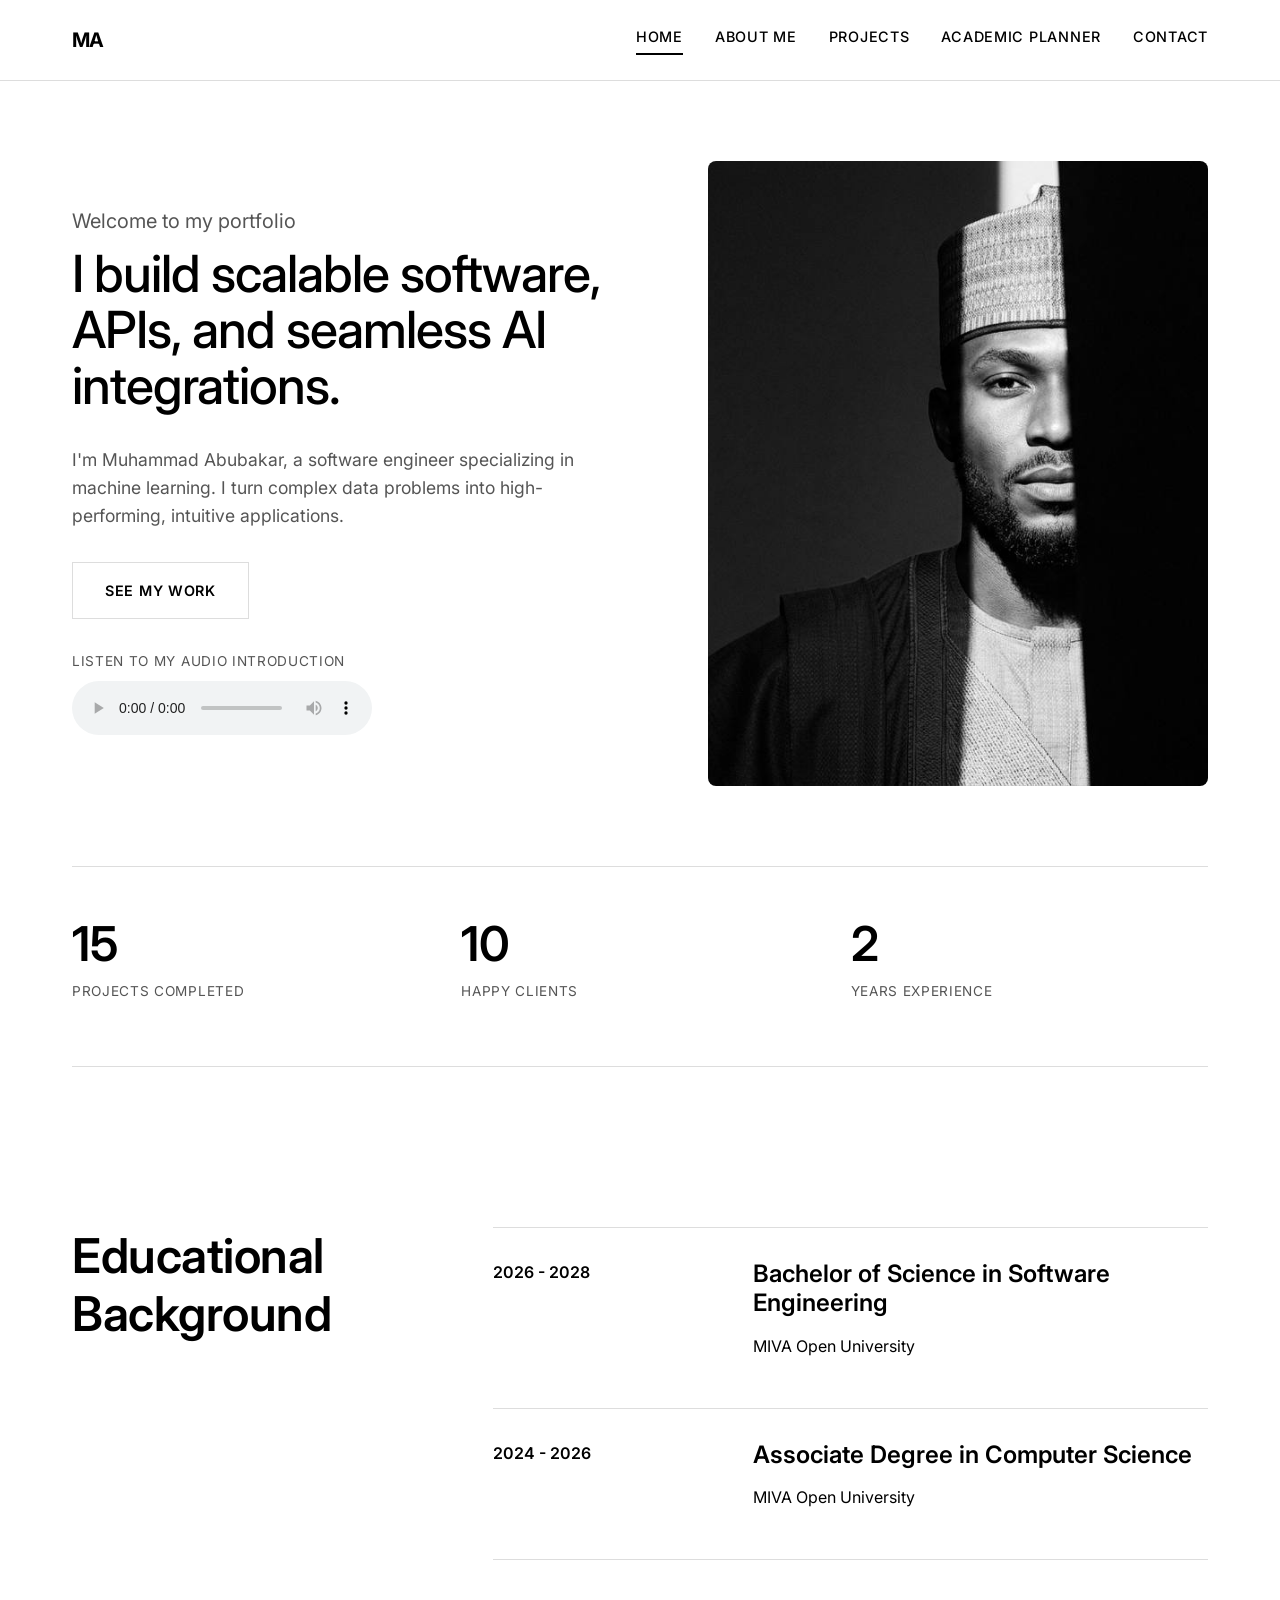
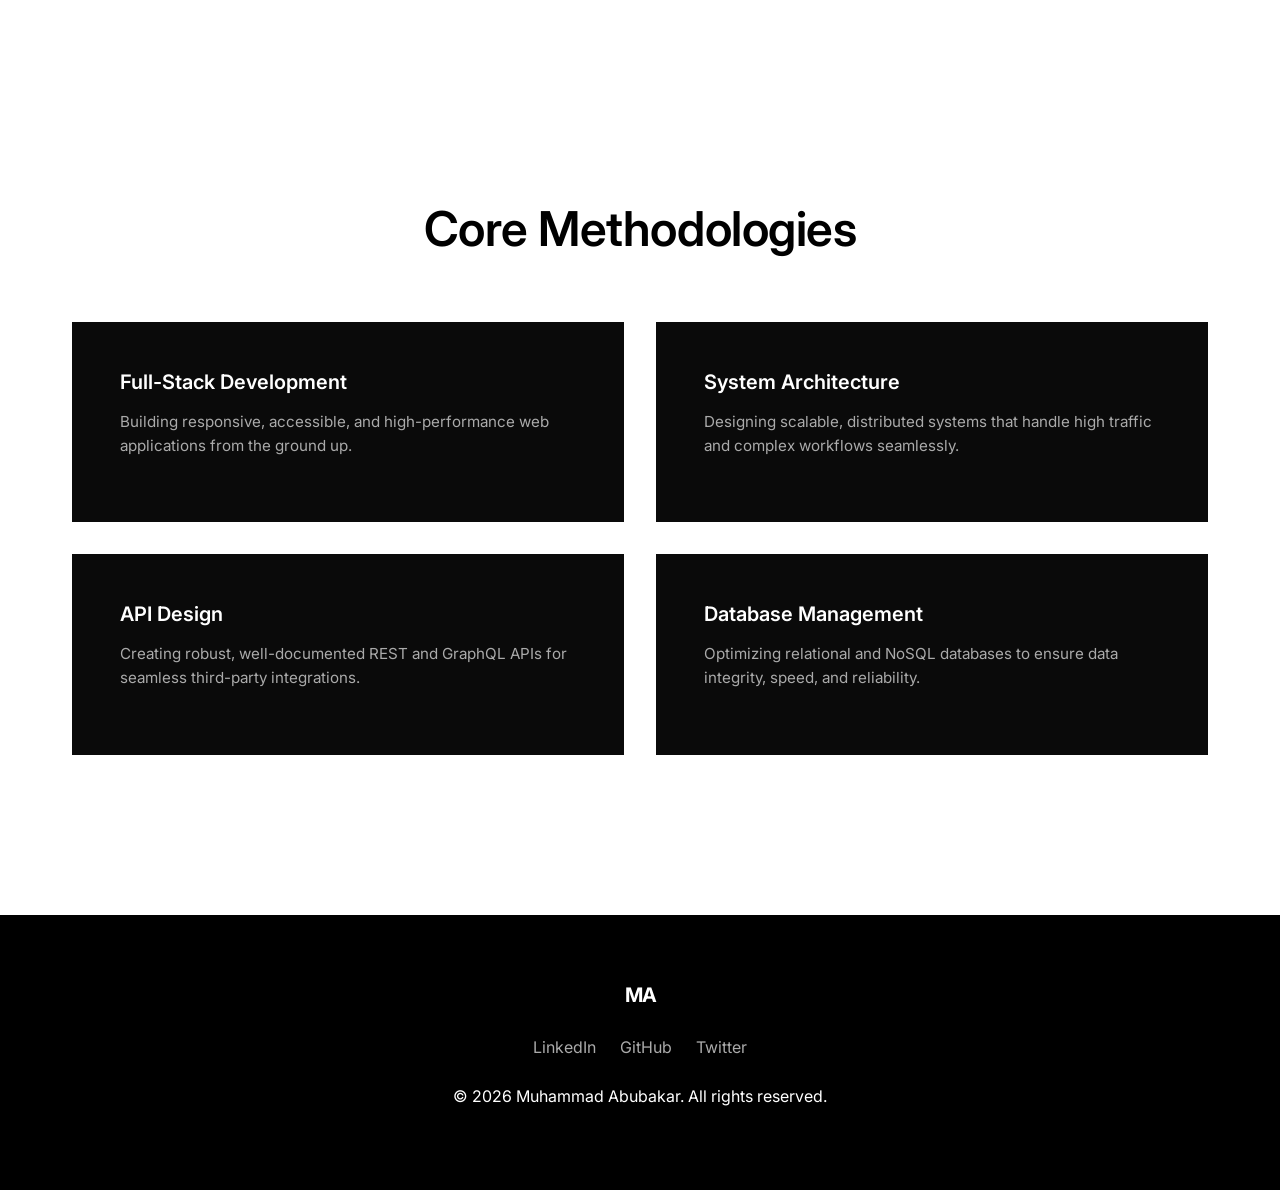
<file: index.html>
<!DOCTYPE html>
<html lang="en">
<head>
  <meta charset="UTF-8">
  <meta name="viewport" content="width=device-width, initial-scale=1.0">
  <title>Home - Muhammad Abubakar</title>
  <link rel="stylesheet" href="css/style.css">
</head>
<body>

  <header>
    <div class="container nav-container">
      <div class="logo">MA</div>
      <button class="mobile-menu-btn">☰</button>
      <nav class="nav-links">
        <a href="index.html" class="active">Home</a>
        <a href="about.html">About Me</a>
        <a href="projects.html">Projects</a>
        <a href="academic-planner.html">Academic Planner</a>
        <a href="contact.html">Contact</a>
      </nav>
    </div>
  </header>

  <main class="container">
    <section class="hero">
      <div class="hero-content">
        <p style="font-size: 1.25rem; margin-bottom: 0.5rem; color: var(--text-secondary);">Welcome to my portfolio</p>
        <h1>I build scalable software, APIs, and seamless AI integrations.</h1>
        <p style="margin-bottom: 2rem; font-size: 1.1rem; color: var(--text-secondary);">I'm Muhammad Abubakar, a software engineer specializing in machine learning. I turn complex data problems into high-performing, intuitive applications.</p>
        <a href="projects.html" class="btn btn-outline" style="margin-bottom: 2rem;">See my work</a>
        <div>
          <p style="font-size: 0.85rem; text-transform: uppercase; letter-spacing: 0.05em; color: var(--text-secondary); margin-bottom: 0.5rem;">Listen to my audio introduction</p>
          <audio controls src="https://www.soundhelix.com/examples/mp3/SoundHelix-Song-1.mp3" style="width: 100%; max-width: 300px;">
            Your browser does not support the audio element.
          </audio>
        </div>
      </div>
      <div class="hero-image">
        <img src="assets/portfolio%20image.jpg" alt="Muhammad Abubakar Photograph">
      </div>
    </section>

    <section class="stats">
      <div class="stat-item">
        <h2>15</h2>
        <p>Projects Completed</p>
      </div>
      <div class="stat-item">
        <h2>10</h2>
        <p>Happy Clients</p>
      </div>
      <div class="stat-item">
        <h2>2</h2>
        <p>Years Experience</p>
      </div>
    </section>

    <section class="education">
      <div class="education-title">
        <h2>Educational Background</h2>
      </div>
      <div class="education-list">
        <div class="education-item">
          <div class="education-year">2026 - 2028</div>
          <div class="education-details">
            <h3>Bachelor of Science in Software Engineering</h3>
            <p>MIVA Open University</p>
          </div>
        </div>
        <div class="education-item">
          <div class="education-year">2024 - 2026</div>
          <div class="education-details">
            <h3>Associate Degree in Computer Science</h3>
            <p>MIVA Open University</p>
          </div>
        </div>
      </div>
    </section>

    <section class="methodologies">
      <h2>Core Methodologies</h2>
      <div class="method-grid">
        <div class="method-card">
          <h3>Full-Stack Development</h3>
          <p>Building responsive, accessible, and high-performance web applications from the ground up.</p>
        </div>
        <div class="method-card">
          <h3>System Architecture</h3>
          <p>Designing scalable, distributed systems that handle high traffic and complex workflows seamlessly.</p>
        </div>
        <div class="method-card">
          <h3>API Design</h3>
          <p>Creating robust, well-documented REST and GraphQL APIs for seamless third-party integrations.</p>
        </div>
        <div class="method-card">
          <h3>Database Management</h3>
          <p>Optimizing relational and NoSQL databases to ensure data integrity, speed, and reliability.</p>
        </div>
      </div>
    </section>
  </main>

  <footer>
    <div class="container footer-content">
      <div class="logo">MA</div>
      <div class="social-links">
        <a href="#">LinkedIn</a>
        <a href="#">GitHub</a>
        <a href="#">Twitter</a>
      </div>
      <p>&copy; 2026 Muhammad Abubakar. All rights reserved.</p>
    </div>
  </footer>

  <script src="js/script.js"></script>
</body>
</html>
</file>
<file: css/style.css>
@import url('https://fonts.googleapis.com/css2?family=Inter:wght@300;400;500;600;700&display=swap');

:root {
  --bg-primary: #ffffff;
  --bg-secondary: #f4f4f4;
  --bg-dark: #000000;
  --bg-card: #0a0a0a;
  --text-primary: #000000;
  --text-secondary: #555555;
  --text-light: #ffffff;
  --text-light-muted: #aaaaaa;
  --border-color: #dddddd;
  --border-dark: #333333;
  --font-main: 'Inter', sans-serif;
  --transition-speed: 0.3s;
}

* {
  margin: 0;
  padding: 0;
  box-sizing: border-box;
}

body {
  font-family: var(--font-main);
  background-color: var(--bg-primary);
  color: var(--text-primary);
  line-height: 1.6;
  -webkit-font-smoothing: antialiased;
}

/* Typography */
h1, h2, h3, h4, h5, h6 {
  font-weight: 600;
  line-height: 1.2;
}

h1 {
  font-size: clamp(2.5rem, 5vw, 4rem);
  letter-spacing: -0.02em;
  margin-bottom: 1rem;
}

h2 {
  font-size: clamp(2rem, 4vw, 3rem);
  letter-spacing: -0.01em;
  margin-bottom: 1.5rem;
}

h3 {
  font-size: 1.5rem;
  margin-bottom: 1rem;
}

p {
  margin-bottom: 1rem;
}

a {
  text-decoration: none;
  color: inherit;
  transition: opacity var(--transition-speed);
}

a:hover {
  opacity: 0.7;
}

ul {
  list-style: none;
}

img {
  max-width: 100%;
  height: auto;
  display: block;
}

/* Layout */
.container {
  width: 100%;
  max-width: 1200px;
  margin: 0 auto;
  padding: 0 2rem;
}

section {
  padding: 5rem 0;
}

/* Header & Nav */
header {
  padding: 1.5rem 0;
  border-bottom: 1px solid var(--border-color);
  position: sticky;
  top: 0;
  background-color: rgba(255, 255, 255, 0.95);
  backdrop-filter: blur(10px);
  z-index: 100;
}

.nav-container {
  display: flex;
  justify-content: space-between;
  align-items: center;
}

.logo {
  font-size: 1.25rem;
  font-weight: 700;
  letter-spacing: -0.05em;
  text-transform: uppercase;
}

.nav-links {
  display: flex;
  gap: 2rem;
}

.nav-links a {
  font-size: 0.9rem;
  font-weight: 500;
  text-transform: uppercase;
  letter-spacing: 0.05em;
}

.nav-links a.active {
  border-bottom: 2px solid var(--text-primary);
  padding-bottom: 0.25rem;
}

.mobile-menu-btn {
  display: none;
  background: none;
  border: none;
  font-size: 1.5rem;
  cursor: pointer;
  color: var(--text-primary);
}

/* Buttons */
.btn {
  display: inline-block;
  padding: 1rem 2rem;
  font-weight: 600;
  text-transform: uppercase;
  letter-spacing: 0.05em;
  border: none;
  cursor: pointer;
  transition: all var(--transition-speed);
  font-size: 0.9rem;
}

.btn-primary {
  background-color: var(--bg-dark);
  color: var(--text-light);
}

.btn-primary:hover {
  background-color: #333;
  color: var(--text-light);
  opacity: 1;
}

.btn-outline {
  background-color: transparent;
  color: var(--text-primary);
  border: 1px solid var(--border-color);
}

.btn-outline:hover {
  background-color: var(--bg-secondary);
}

/* Footer */
footer {
  padding: 4rem 0;
  background-color: var(--bg-dark);
  color: var(--text-light);
  text-align: center;
}

footer .footer-content {
  display: flex;
  flex-direction: column;
  align-items: center;
  gap: 1.5rem;
}

footer .social-links {
  display: flex;
  gap: 1.5rem;
}

footer .social-links a {
  color: var(--text-light-muted);
}

footer .social-links a:hover {
  color: var(--text-light);
}

/* Responsive */
@media (max-width: 768px) {
  .nav-links {
    display: none;
    flex-direction: column;
    position: absolute;
    top: 100%;
    left: 0;
    width: 100%;
    background-color: var(--bg-primary);
    padding: 2rem;
    border-bottom: 1px solid var(--border-color);
    box-shadow: 0 10px 15px -3px rgba(0,0,0,0.1);
  }
  
  .nav-links.active {
    display: flex;
  }
  
  .mobile-menu-btn {
    display: block;
  }
  
  section {
    padding: 3rem 0;
  }
}

/* --- Styles from index.html --- */
/* Home specific styles */
    .hero {
      display: grid;
      grid-template-columns: 1fr 1fr;
      gap: 4rem;
      align-items: center;
      min-height: 80vh;
    }
    .hero-content {
      max-width: 800px;
    }
    
    .hero-content h1 {
      font-size: clamp(2.5rem, 4vw, 4.5rem);
      font-weight: 500;
      line-height: 1.1;
      margin-bottom: 2rem;
    }
    .hero-image img {
      width: 100%;
      max-width: 500px;
      margin-left: auto;
      filter: grayscale(100%);
      object-fit: cover;
      aspect-ratio: 4/5;
      border-radius: 8px;
    }

    .stats {
      display: grid;
      grid-template-columns: repeat(3, 1fr);
      gap: 2rem;
      border-top: 1px solid var(--border-color);
      border-bottom: 1px solid var(--border-color);
      padding: 3rem 0;
      margin-bottom: 5rem;
    }

    .stat-item h2 {
      font-size: 3rem;
      margin-bottom: 0.5rem;
    }

    .stat-item p {
      text-transform: uppercase;
      font-size: 0.85rem;
      letter-spacing: 0.05em;
      color: var(--text-secondary);
    }

    .education {
      display: grid;
      grid-template-columns: 1fr 2fr;
      gap: 4rem;
      margin-bottom: 5rem;
    }

    .education-list {
      border-top: 1px solid var(--border-color);
    }

    .education-item {
      padding: 2rem 0;
      border-bottom: 1px solid var(--border-color);
      display: grid;
      grid-template-columns: 1fr 2fr;
      gap: 2rem;
    }

    .education-year {
      font-weight: 600;
    }

    .methodologies {
      margin-bottom: 5rem;
    }

    .methodologies h2 {
      text-align: center;
      margin-bottom: 4rem;
    }

    .method-grid {
      display: grid;
      grid-template-columns: repeat(2, 1fr);
      gap: 2rem;
    }

    .method-card {
      padding: 3rem;
      background-color: var(--bg-card);
      color: var(--text-light);
    }

    .method-card h3 {
      font-size: 1.25rem;
      margin-bottom: 1rem;
    }

    .method-card p {
      color: var(--text-light-muted);
      font-size: 0.95rem;
    }

    @media (max-width: 768px) {
      .hero, .education {
        grid-template-columns: 1fr;
      }
      .stats, .method-grid {
        grid-template-columns: 1fr;
      }
      .education-item {
        grid-template-columns: 1fr;
        gap: 0.5rem;
      }
    }


/* --- Styles from about.html --- */
.about-header {
      margin: 5rem 0;
    }
    
    .about-header h1 {
      font-size: clamp(3rem, 5vw, 5rem);
      max-width: 800px;
    }

    .experience-list {
      margin-bottom: 5rem;
    }

    .experience-item {
      display: grid;
      grid-template-columns: 1fr 2fr;
      gap: 2rem;
      padding: 2.5rem 0;
      border-top: 1px solid var(--border-color);
    }
    
    .experience-item:last-child {
      border-bottom: 1px solid var(--border-color);
    }

    .experience-role h3 {
      font-size: 1.5rem;
      margin-bottom: 0.5rem;
    }
    
    .experience-company {
      color: var(--text-secondary);
      font-weight: 500;
    }

    .values {
      display: grid;
      grid-template-columns: 1fr 2fr;
      gap: 4rem;
      margin-bottom: 5rem;
    }

    .values-grid {
      display: grid;
      grid-template-columns: repeat(2, 1fr);
      gap: 2rem;
    }

    .value-card {
      padding: 2rem;
      background-color: var(--bg-secondary);
    }

    .value-card.dark {
      background-color: var(--bg-card);
      color: var(--text-light);
    }

    .value-card.dark p {
      color: var(--text-light-muted);
    }

    .beyond-code {
      margin-bottom: 5rem;
    }

    .beyond-code h2 {
      margin-bottom: 2rem;
    }

    .gallery-grid {
      display: grid;
      grid-template-columns: repeat(3, 1fr);
      gap: 1.5rem;
    }

    .gallery-grid img {
      width: 100%;
      aspect-ratio: 1;
      object-fit: cover;
      filter: grayscale(100%);
    }

    @media (max-width: 768px) {
      .experience-item, .values {
        grid-template-columns: 1fr;
      }
      .values-grid, .gallery-grid {
        grid-template-columns: 1fr;
      }
    }


/* --- Styles from projects.html --- */
.projects-header {
      margin: 5rem 0 3rem 0;
    }
    
    .projects-header h1 {
      font-size: clamp(2rem, 3vw, 3rem);
      text-transform: uppercase;
      letter-spacing: 0.05em;
    }

    .featured-project {
      display: grid;
      grid-template-columns: 1fr 1fr;
      gap: 4rem;
      align-items: center;
      margin-bottom: 5rem;
      padding-bottom: 5rem;
      border-bottom: 1px solid var(--border-color);
    }

    .featured-project img {
      width: 100%;
      aspect-ratio: 4/3;
      object-fit: cover;
      filter: grayscale(100%);
    }

    .featured-project-content h2 {
      font-size: 2.5rem;
      margin-bottom: 1rem;
    }
    
    .project-grid {
      display: grid;
      grid-template-columns: repeat(2, 1fr);
      gap: 3rem;
      margin-bottom: 5rem;
    }

    .project-card img {
      width: 100%;
      aspect-ratio: 3/2;
      object-fit: cover;
      filter: grayscale(100%);
      margin-bottom: 1.5rem;
      transition: filter var(--transition-speed);
    }

    .project-card:hover img {
      filter: grayscale(50%);
    }

    .project-card h3 {
      font-size: 1.5rem;
      margin-bottom: 0.5rem;
    }

    .project-card p {
      color: var(--text-secondary);
      margin-bottom: 1rem;
    }

    .project-link {
      display: inline-flex;
      align-items: center;
      font-weight: 600;
      text-transform: uppercase;
      letter-spacing: 0.05em;
      font-size: 0.85rem;
    }

    .project-link::after {
      content: '→';
      margin-left: 0.5rem;
      transition: transform var(--transition-speed);
    }

    .project-link:hover::after {
      transform: translateX(5px);
    }

    @media (max-width: 768px) {
      .featured-project {
        grid-template-columns: 1fr;
      }
      .project-grid {
        grid-template-columns: 1fr;
      }
    }


/* --- Styles from academic-planner.html --- */
.project-detail-header {
      margin: 5rem 0;
    }

    .project-detail-grid {
      display: grid;
      grid-template-columns: 1fr 1.5fr;
      gap: 4rem;
      margin-bottom: 5rem;
    }

    .project-info h1 {
      font-size: 3rem;
      margin-bottom: 1.5rem;
    }

    .project-meta {
      margin-top: 2rem;
      padding-top: 2rem;
      border-top: 1px solid var(--border-color);
    }

    .meta-item {
      margin-bottom: 1rem;
    }

    .meta-item strong {
      display: block;
      font-size: 0.85rem;
      text-transform: uppercase;
      letter-spacing: 0.05em;
      color: var(--text-secondary);
      margin-bottom: 0.25rem;
    }

    .ui-mockup {
      background-color: var(--bg-secondary);
      padding: 3rem;
      border-radius: 8px;
    }

    .mockup-window {
      background: var(--bg-primary);
      border: 1px solid var(--border-color);
      border-radius: 6px;
      overflow: hidden;
      box-shadow: 0 20px 40px rgba(0,0,0,0.05);
    }

    .mockup-header {
      padding: 1rem;
      border-bottom: 1px solid var(--border-color);
      display: flex;
      gap: 0.5rem;
    }

    .mockup-dot {
      width: 10px;
      height: 10px;
      border-radius: 50%;
      background-color: var(--border-color);
    }

    .mockup-body {
      padding: 2rem;
    }

    .mockup-form-group {
      margin-bottom: 1.5rem;
    }

    .mockup-form-group label {
      display: block;
      font-size: 0.85rem;
      margin-bottom: 0.5rem;
      font-weight: 500;
    }

    .mockup-input {
      width: 100%;
      padding: 0.75rem;
      border: 1px solid var(--border-color);
      border-radius: 4px;
      background: var(--bg-secondary);
    }

    .mockup-checklist {
      margin-top: 2rem;
    }

    .mockup-check-item {
      display: flex;
      align-items: center;
      gap: 1rem;
      padding: 1rem;
      border: 1px solid var(--border-color);
      border-radius: 4px;
      margin-bottom: 0.5rem;
    }

    .mockup-checkbox {
      width: 20px;
      height: 20px;
      border: 1px solid var(--text-primary);
      border-radius: 4px;
      display: flex;
      align-items: center;
      justify-content: center;
    }

    .mockup-checkbox.checked::after {
      content: '✓';
      font-size: 14px;
    }

    .mockup-check-text h4 {
      font-size: 0.95rem;
      margin-bottom: 0.25rem;
    }

    .mockup-check-text p {
      font-size: 0.8rem;
      color: var(--text-secondary);
      margin: 0;
    }

    .project-gallery {
      margin-bottom: 5rem;
    }

    .project-gallery img {
      width: 100%;
      aspect-ratio: 21/9;
      object-fit: cover;
      filter: grayscale(100%);
    }

    @media (max-width: 768px) {
      .project-detail-grid {
        grid-template-columns: 1fr;
      }
      .ui-mockup {
        padding: 1.5rem;
      }
    }


/* --- Styles from contact.html --- */
.contact-header {
      margin: 5rem 0 3rem 0;
    }

    .contact-grid {
      display: grid;
      grid-template-columns: 1fr 1fr;
      gap: 4rem;
      margin-bottom: 5rem;
    }

    .contact-form {
      display: flex;
      flex-direction: column;
      gap: 1.5rem;
    }

    .form-group {
      display: flex;
      flex-direction: column;
      gap: 0.5rem;
    }

    .form-group label {
      font-size: 0.9rem;
      font-weight: 500;
    }

    .form-group input,
    .form-group textarea {
      padding: 1rem;
      border: 1px solid var(--border-color);
      background-color: transparent;
      font-family: var(--font-main);
      font-size: 1rem;
      color: var(--text-primary);
    }

    .form-group input:focus,
    .form-group textarea:focus {
      outline: none;
      border-color: var(--text-primary);
    }

    .contact-info {
      display: flex;
      flex-direction: column;
      gap: 2rem;
    }

    .info-item h3 {
      font-size: 1rem;
      text-transform: uppercase;
      letter-spacing: 0.05em;
      margin-bottom: 0.5rem;
      color: var(--text-secondary);
    }

    .info-item p {
      font-size: 1.1rem;
      font-weight: 500;
      margin: 0;
    }

    .map-container img {
      width: 100%;
      height: 300px;
      object-fit: cover;
      filter: grayscale(100%) contrast(1.2);
      border: 1px solid var(--border-color);
    }

    @media (max-width: 768px) {
      .contact-grid {
        grid-template-columns: 1fr;
      }
    }
</file>
